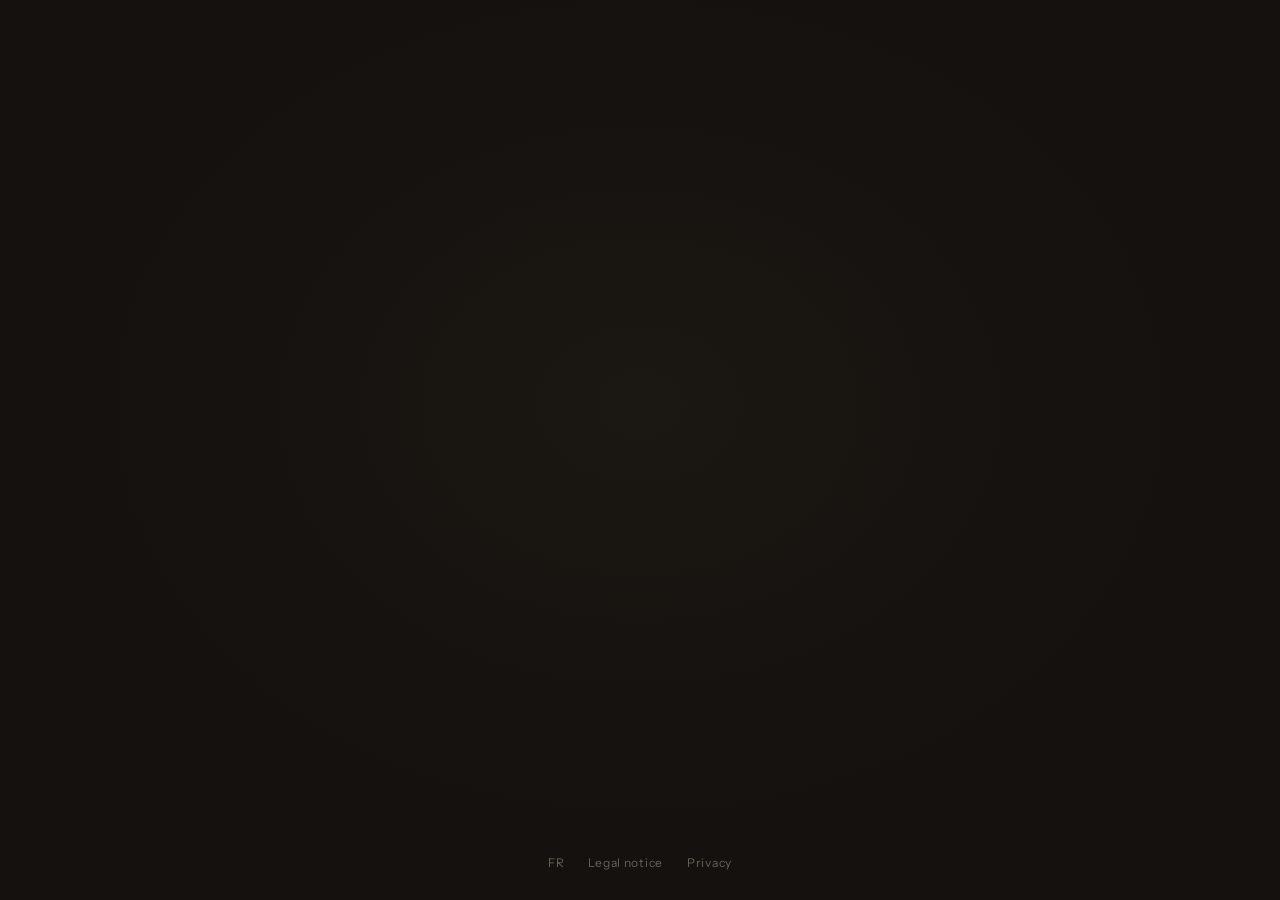
<file: index.html>
<!doctype html>
<html lang="en">
<head>
<meta charset="utf-8">
<meta name="viewport" content="width=device-width, initial-scale=1">
<title>Nemalia</title>
<meta name="description" content="Many agents. One will.">
<link rel="canonical" href="https://nemalia.ai/">
<link rel="alternate" hreflang="en" href="https://nemalia.ai/">
<link rel="alternate" hreflang="fr" href="https://nemalia.ai/fr/">
<link rel="alternate" hreflang="x-default" href="https://nemalia.ai/">
<link rel="icon" href="assets/sign/lettermark-on-dark.svg" type="image/svg+xml">
<link rel="stylesheet" href="assets/teaser.css">
<meta name="robots" content="noindex">
</head>
<body class="teaser">
<main>
  <h1>
    <svg class="mark" viewBox="0 0 485.7 100" role="img" aria-labelledby="mark-title">
      <title id="mark-title">Nemalia</title>
      <defs><mask id="m0" maskUnits="userSpaceOnUse" x="-20" y="-20" width="140" height="140"><path class="draw d0" d="M14.79 29.33 L16.58 28.75 L18.37 28.21 L20.16 27.71 L21.95 27.28 L23.75 26.89 L25.54 26.57 L27.34 26.3 L29.14 26.09 L30.95 25.94 L32.76 25.85 L34.58 25.82 L36.4 25.84 L38.23 25.93 L40.06 26.09 L41.9 26.3 L43.74 26.58 L45.59 26.92 L47.43 27.32 L49.29 27.79 L51.14 28.32 L53 28.91 L54.87 29.57 L56.73 30.3 L58.6 31.08 L60.47 31.94 L62.34 32.85 L64.21 33.83 L66.08 34.88 L66.82 35.52 L67.36 36.34 L67.68 37.26 L67.74 38.24 L67.55 39.2 L67.12 40.08 L66.48 40.82 L65.66 41.36 L64.74 41.68 L63.76 41.74 L62.8 41.55 L61.92 41.12 L60.36 39.94 L58.8 38.82 L57.22 37.76 L55.65 36.75 L54.06 35.81 L52.47 34.92 L50.87 34.09 L49.26 33.31 L47.65 32.6 L46.02 31.94 L44.39 31.35 L42.75 30.81 L41.1 30.33 L39.44 29.91 L37.77 29.56 L36.09 29.26 L34.4 29.02 L32.69 28.85 L30.98 28.73 L29.26 28.68 L27.53 28.7 L25.8 28.78 L24.05 28.92 L22.29 29.13 L20.53 29.41 L18.76 29.75 L16.99 30.17 L15.21 30.67 Z" pathLength="100" fill="#fff" stroke="#fff" stroke-width="16" stroke-linecap="butt" stroke-linejoin="round"/></mask><mask id="m1" maskUnits="userSpaceOnUse" x="-20" y="-20" width="140" height="140"><path class="draw d1" d="M13.48 78.53 L15.17 76.59 L16.85 74.67 L18.54 72.77 L20.22 70.9 L21.91 69.05 L23.59 67.24 L25.29 65.45 L26.98 63.69 L28.69 61.96 L30.39 60.26 L32.1 58.59 L33.82 56.95 L35.54 55.33 L37.27 53.75 L39.01 52.2 L40.75 50.67 L42.49 49.18 L44.25 47.71 L46.01 46.28 L47.78 44.87 L49.56 43.49 L51.34 42.15 L53.13 40.83 L54.93 39.54 L56.74 38.29 L58.56 37.06 L60.39 35.86 L62.22 34.7 L63.13 34.35 L64.11 34.25 L65.07 34.41 L65.97 34.81 L66.73 35.43 L67.3 36.22 L67.65 37.13 L67.75 38.11 L67.59 39.07 L67.19 39.97 L66.57 40.73 L65.78 41.3 L63.9 42.17 L62.03 43.07 L60.16 44.01 L58.29 44.99 L56.42 46 L54.56 47.05 L52.69 48.13 L50.83 49.25 L48.97 50.41 L47.12 51.6 L45.27 52.83 L43.42 54.1 L41.57 55.41 L39.73 56.75 L37.89 58.13 L36.06 59.54 L34.23 61 L32.4 62.48 L30.58 64.01 L28.77 65.58 L26.96 67.18 L25.16 68.82 L23.36 70.49 L21.58 72.21 L19.8 73.96 L18.02 75.75 L16.26 77.59 L14.52 79.47 Z" pathLength="100" fill="#fff" stroke="#fff" stroke-width="16" stroke-linecap="butt" stroke-linejoin="round"/></mask><mask id="m2" maskUnits="userSpaceOnUse" x="-20" y="-20" width="140" height="140"><path class="draw d2" d="M46.38 87.67 L47.26 85.94 L48.1 84.2 L48.91 82.45 L49.68 80.69 L50.43 78.93 L51.15 77.16 L51.84 75.39 L52.5 73.62 L53.13 71.83 L53.74 70.05 L54.33 68.26 L54.88 66.47 L55.41 64.67 L55.91 62.88 L56.39 61.07 L56.84 59.27 L57.27 57.46 L57.67 55.65 L58.05 53.84 L58.4 52.03 L58.72 50.21 L59.02 48.39 L59.29 46.57 L59.54 44.74 L59.77 42.92 L59.97 41.09 L60.14 39.26 L60.29 37.43 L60.56 36.49 L61.07 35.65 L61.78 34.97 L62.64 34.5 L63.59 34.27 L64.57 34.29 L65.51 34.56 L66.35 35.07 L67.03 35.78 L67.5 36.64 L67.73 37.59 L67.71 38.57 L67.26 40.45 L66.8 42.32 L66.31 44.18 L65.8 46.03 L65.28 47.88 L64.73 49.71 L64.16 51.54 L63.56 53.36 L62.95 55.17 L62.32 56.98 L61.67 58.78 L60.99 60.57 L60.3 62.35 L59.59 64.12 L58.85 65.89 L58.1 67.65 L57.32 69.41 L56.53 71.15 L55.72 72.9 L54.89 74.63 L54.04 76.36 L53.17 78.08 L52.28 79.8 L51.38 81.51 L50.46 83.22 L49.52 84.93 L48.57 86.63 L47.62 88.33 Z" pathLength="100" fill="#fff" stroke="#fff" stroke-width="16" stroke-linecap="butt" stroke-linejoin="round"/></mask></defs>
      <rect class="square" x="0" y="0" width="100" height="100" rx="24" fill="#2A241C"/>
      <g transform="translate(7.13 -10.27) scale(1.056)"><path class="trail t0" d="M14.79 29.33 L16.58 28.75 L18.37 28.21 L20.16 27.71 L21.95 27.28 L23.75 26.89 L25.54 26.57 L27.34 26.3 L29.14 26.09 L30.95 25.94 L32.76 25.85 L34.58 25.82 L36.4 25.84 L38.23 25.93 L40.06 26.09 L41.9 26.3 L43.74 26.58 L45.59 26.92 L47.43 27.32 L49.29 27.79 L51.14 28.32 L53 28.91 L54.87 29.57 L56.73 30.3 L58.6 31.08 L60.47 31.94 L62.34 32.85 L64.21 33.83 L66.08 34.88 L66.82 35.52 L67.36 36.34 L67.68 37.26 L67.74 38.24 L67.55 39.2 L67.12 40.08 L66.48 40.82 L65.66 41.36 L64.74 41.68 L63.76 41.74 L62.8 41.55 L61.92 41.12 L60.36 39.94 L58.8 38.82 L57.22 37.76 L55.65 36.75 L54.06 35.81 L52.47 34.92 L50.87 34.09 L49.26 33.31 L47.65 32.6 L46.02 31.94 L44.39 31.35 L42.75 30.81 L41.1 30.33 L39.44 29.91 L37.77 29.56 L36.09 29.26 L34.4 29.02 L32.69 28.85 L30.98 28.73 L29.26 28.68 L27.53 28.7 L25.8 28.78 L24.05 28.92 L22.29 29.13 L20.53 29.41 L18.76 29.75 L16.99 30.17 L15.21 30.67 Z" mask="url(#m0)"/><path class="trail t1" d="M13.48 78.53 L15.17 76.59 L16.85 74.67 L18.54 72.77 L20.22 70.9 L21.91 69.05 L23.59 67.24 L25.29 65.45 L26.98 63.69 L28.69 61.96 L30.39 60.26 L32.1 58.59 L33.82 56.95 L35.54 55.33 L37.27 53.75 L39.01 52.2 L40.75 50.67 L42.49 49.18 L44.25 47.71 L46.01 46.28 L47.78 44.87 L49.56 43.49 L51.34 42.15 L53.13 40.83 L54.93 39.54 L56.74 38.29 L58.56 37.06 L60.39 35.86 L62.22 34.7 L63.13 34.35 L64.11 34.25 L65.07 34.41 L65.97 34.81 L66.73 35.43 L67.3 36.22 L67.65 37.13 L67.75 38.11 L67.59 39.07 L67.19 39.97 L66.57 40.73 L65.78 41.3 L63.9 42.17 L62.03 43.07 L60.16 44.01 L58.29 44.99 L56.42 46 L54.56 47.05 L52.69 48.13 L50.83 49.25 L48.97 50.41 L47.12 51.6 L45.27 52.83 L43.42 54.1 L41.57 55.41 L39.73 56.75 L37.89 58.13 L36.06 59.54 L34.23 61 L32.4 62.48 L30.58 64.01 L28.77 65.58 L26.96 67.18 L25.16 68.82 L23.36 70.49 L21.58 72.21 L19.8 73.96 L18.02 75.75 L16.26 77.59 L14.52 79.47 Z" mask="url(#m1)"/><path class="trail t2" d="M46.38 87.67 L47.26 85.94 L48.1 84.2 L48.91 82.45 L49.68 80.69 L50.43 78.93 L51.15 77.16 L51.84 75.39 L52.5 73.62 L53.13 71.83 L53.74 70.05 L54.33 68.26 L54.88 66.47 L55.41 64.67 L55.91 62.88 L56.39 61.07 L56.84 59.27 L57.27 57.46 L57.67 55.65 L58.05 53.84 L58.4 52.03 L58.72 50.21 L59.02 48.39 L59.29 46.57 L59.54 44.74 L59.77 42.92 L59.97 41.09 L60.14 39.26 L60.29 37.43 L60.56 36.49 L61.07 35.65 L61.78 34.97 L62.64 34.5 L63.59 34.27 L64.57 34.29 L65.51 34.56 L66.35 35.07 L67.03 35.78 L67.5 36.64 L67.73 37.59 L67.71 38.57 L67.26 40.45 L66.8 42.32 L66.31 44.18 L65.8 46.03 L65.28 47.88 L64.73 49.71 L64.16 51.54 L63.56 53.36 L62.95 55.17 L62.32 56.98 L61.67 58.78 L60.99 60.57 L60.3 62.35 L59.59 64.12 L58.85 65.89 L58.1 67.65 L57.32 69.41 L56.53 71.15 L55.72 72.9 L54.89 74.63 L54.04 76.36 L53.17 78.08 L52.28 79.8 L51.38 81.51 L50.46 83.22 L49.52 84.93 L48.57 86.63 L47.62 88.33 Z" mask="url(#m2)"/><circle class="will" cx="64" cy="38" r="5" fill="#C8893A"/></g>
      <g class="word" transform="translate(128.3 29.0) scale(0.061162)"><path d="M0 0H143.8V686.7H0Z M551.4 0H695.2V686.7H551.4Z" fill="#F3EEE6"/><path d="M143.8 0L195.2 0L551.4 686.7L346 686.7Z" fill="#C8893A"/><path d="M978.1 686.7V0H1606.9V124.2H1128.6V275.2H1553.2V398.7H1128.6V562.5H1614.1V686.7ZM1870 686.7V0H2103.7L2233.9 355.5Q2240.4 373.2 2249.4 400.3Q2258.3 427.4 2267.6 455.5Q2276.9 483.5 2283.8 505.7H2291.2Q2297 486.2 2305.4 459.6Q2313.8 433 2322.9 405.3Q2332 377.6 2339.5 356.1L2469.7 0H2699V686.7H2549V308.5Q2549 278.5 2549.7 246.2Q2550.4 213.9 2551.6 187.3Q2552.7 160.7 2553.3 148.7H2545.3Q2541.4 161.8 2533.5 187.1Q2525.5 212.4 2517.1 239.7Q2508.7 266.9 2501.7 287L2352 686.7H2211.1L2060.9 287.4Q2053.2 266.4 2045.1 241Q2036.9 215.6 2030 190.8Q2023.1 166.1 2017.7 148.7H2009.7Q2010.7 167.4 2011.5 195.2Q2012.2 223 2012.9 252.6Q2013.6 282.2 2013.6 308.5V686.7ZM2910.5 686.7 3219.4 0H3396.3L3705.7 686.7H3541.8L3483.4 551.9H3123.5L3065.1 686.7ZM3176.1 430.6H3430.5L3358.2 260.1Q3353.8 249.6 3346.3 231.1Q3338.8 212.6 3331 192.1Q3323.3 171.6 3316.6 154Q3309.9 136.4 3306.9 128.6H3300.2Q3292.7 148.4 3282.8 174.1Q3272.9 199.8 3263.7 223.3Q3254.4 246.7 3248.3 260.6ZM3917 686.7V0H4067.4V556.9H4463.7V686.7ZM4685 686.7V0H4835.4V686.7ZM5047.5 686.7 5356.4 0H5533.3L5842.7 686.7H5678.8L5620.4 551.9H5260.5L5202.1 686.7ZM5313.1 430.6H5567.5L5495.2 260.1Q5490.8 249.6 5483.3 231.1Q5475.8 212.6 5468 192.1Q5460.3 171.6 5453.6 154Q5446.9 136.4 5443.9 128.6H5437.2Q5429.7 148.4 5419.8 174.1Q5409.9 199.8 5400.7 223.3Q5391.4 246.7 5385.3 260.6Z" fill="#F3EEE6"/></g>
    </svg>
  </h1>
  <p class="line">Many agents. One will.</p>
</main>
<footer><a href="fr/" hreflang="fr" lang="fr">FR</a><a href="legal.html">Legal notice</a><a href="privacy.html">Privacy</a></footer>
</body>
</html>
</file>
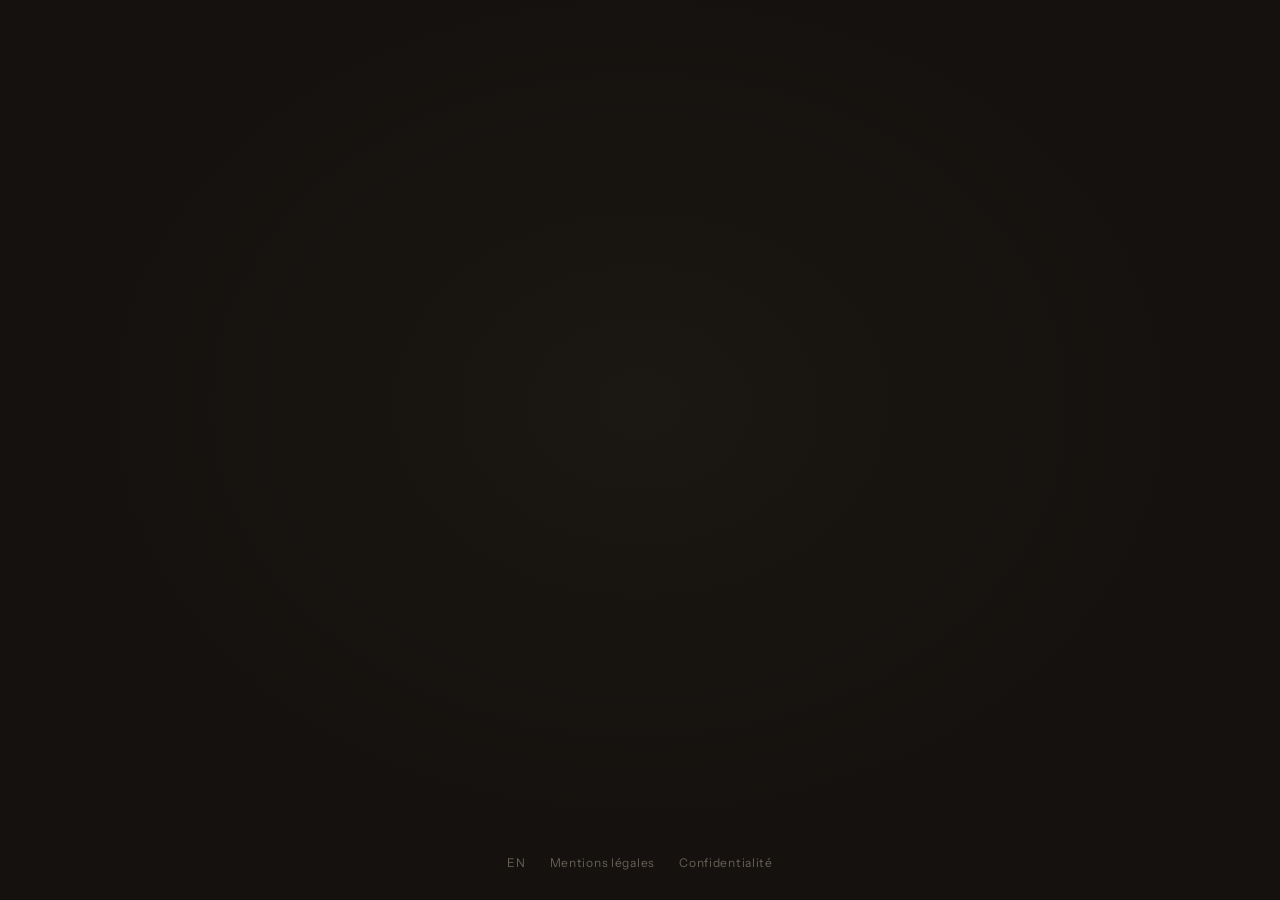
<file: fr/index.html>
<!doctype html>
<html lang="fr">
<head>
<meta charset="utf-8">
<meta name="viewport" content="width=device-width, initial-scale=1">
<title>Nemalia</title>
<meta name="description" content="Plusieurs agents. Une volonté.">
<link rel="canonical" href="https://nemalia.ai/fr/">
<link rel="alternate" hreflang="en" href="https://nemalia.ai/">
<link rel="alternate" hreflang="fr" href="https://nemalia.ai/fr/">
<link rel="alternate" hreflang="x-default" href="https://nemalia.ai/">
<link rel="icon" href="../assets/sign/lettermark-on-dark.svg" type="image/svg+xml">
<link rel="stylesheet" href="../assets/teaser.css">
<meta name="robots" content="noindex">
</head>
<body class="teaser">
<main>
  <h1>
    <svg class="mark" viewBox="0 0 485.7 100" role="img" aria-labelledby="mark-title">
      <title id="mark-title">Nemalia</title>
      <defs><mask id="m0" maskUnits="userSpaceOnUse" x="-20" y="-20" width="140" height="140"><path class="draw d0" d="M14.79 29.33 L16.58 28.75 L18.37 28.21 L20.16 27.71 L21.95 27.28 L23.75 26.89 L25.54 26.57 L27.34 26.3 L29.14 26.09 L30.95 25.94 L32.76 25.85 L34.58 25.82 L36.4 25.84 L38.23 25.93 L40.06 26.09 L41.9 26.3 L43.74 26.58 L45.59 26.92 L47.43 27.32 L49.29 27.79 L51.14 28.32 L53 28.91 L54.87 29.57 L56.73 30.3 L58.6 31.08 L60.47 31.94 L62.34 32.85 L64.21 33.83 L66.08 34.88 L66.82 35.52 L67.36 36.34 L67.68 37.26 L67.74 38.24 L67.55 39.2 L67.12 40.08 L66.48 40.82 L65.66 41.36 L64.74 41.68 L63.76 41.74 L62.8 41.55 L61.92 41.12 L60.36 39.94 L58.8 38.82 L57.22 37.76 L55.65 36.75 L54.06 35.81 L52.47 34.92 L50.87 34.09 L49.26 33.31 L47.65 32.6 L46.02 31.94 L44.39 31.35 L42.75 30.81 L41.1 30.33 L39.44 29.91 L37.77 29.56 L36.09 29.26 L34.4 29.02 L32.69 28.85 L30.98 28.73 L29.26 28.68 L27.53 28.7 L25.8 28.78 L24.05 28.92 L22.29 29.13 L20.53 29.41 L18.76 29.75 L16.99 30.17 L15.21 30.67 Z" pathLength="100" fill="#fff" stroke="#fff" stroke-width="16" stroke-linecap="butt" stroke-linejoin="round"/></mask><mask id="m1" maskUnits="userSpaceOnUse" x="-20" y="-20" width="140" height="140"><path class="draw d1" d="M13.48 78.53 L15.17 76.59 L16.85 74.67 L18.54 72.77 L20.22 70.9 L21.91 69.05 L23.59 67.24 L25.29 65.45 L26.98 63.69 L28.69 61.96 L30.39 60.26 L32.1 58.59 L33.82 56.95 L35.54 55.33 L37.27 53.75 L39.01 52.2 L40.75 50.67 L42.49 49.18 L44.25 47.71 L46.01 46.28 L47.78 44.87 L49.56 43.49 L51.34 42.15 L53.13 40.83 L54.93 39.54 L56.74 38.29 L58.56 37.06 L60.39 35.86 L62.22 34.7 L63.13 34.35 L64.11 34.25 L65.07 34.41 L65.97 34.81 L66.73 35.43 L67.3 36.22 L67.65 37.13 L67.75 38.11 L67.59 39.07 L67.19 39.97 L66.57 40.73 L65.78 41.3 L63.9 42.17 L62.03 43.07 L60.16 44.01 L58.29 44.99 L56.42 46 L54.56 47.05 L52.69 48.13 L50.83 49.25 L48.97 50.41 L47.12 51.6 L45.27 52.83 L43.42 54.1 L41.57 55.41 L39.73 56.75 L37.89 58.13 L36.06 59.54 L34.23 61 L32.4 62.48 L30.58 64.01 L28.77 65.58 L26.96 67.18 L25.16 68.82 L23.36 70.49 L21.58 72.21 L19.8 73.96 L18.02 75.75 L16.26 77.59 L14.52 79.47 Z" pathLength="100" fill="#fff" stroke="#fff" stroke-width="16" stroke-linecap="butt" stroke-linejoin="round"/></mask><mask id="m2" maskUnits="userSpaceOnUse" x="-20" y="-20" width="140" height="140"><path class="draw d2" d="M46.38 87.67 L47.26 85.94 L48.1 84.2 L48.91 82.45 L49.68 80.69 L50.43 78.93 L51.15 77.16 L51.84 75.39 L52.5 73.62 L53.13 71.83 L53.74 70.05 L54.33 68.26 L54.88 66.47 L55.41 64.67 L55.91 62.88 L56.39 61.07 L56.84 59.27 L57.27 57.46 L57.67 55.65 L58.05 53.84 L58.4 52.03 L58.72 50.21 L59.02 48.39 L59.29 46.57 L59.54 44.74 L59.77 42.92 L59.97 41.09 L60.14 39.26 L60.29 37.43 L60.56 36.49 L61.07 35.65 L61.78 34.97 L62.64 34.5 L63.59 34.27 L64.57 34.29 L65.51 34.56 L66.35 35.07 L67.03 35.78 L67.5 36.64 L67.73 37.59 L67.71 38.57 L67.26 40.45 L66.8 42.32 L66.31 44.18 L65.8 46.03 L65.28 47.88 L64.73 49.71 L64.16 51.54 L63.56 53.36 L62.95 55.17 L62.32 56.98 L61.67 58.78 L60.99 60.57 L60.3 62.35 L59.59 64.12 L58.85 65.89 L58.1 67.65 L57.32 69.41 L56.53 71.15 L55.72 72.9 L54.89 74.63 L54.04 76.36 L53.17 78.08 L52.28 79.8 L51.38 81.51 L50.46 83.22 L49.52 84.93 L48.57 86.63 L47.62 88.33 Z" pathLength="100" fill="#fff" stroke="#fff" stroke-width="16" stroke-linecap="butt" stroke-linejoin="round"/></mask></defs>
      <rect class="square" x="0" y="0" width="100" height="100" rx="24" fill="#2A241C"/>
      <g transform="translate(7.13 -10.27) scale(1.056)"><path class="trail t0" d="M14.79 29.33 L16.58 28.75 L18.37 28.21 L20.16 27.71 L21.95 27.28 L23.75 26.89 L25.54 26.57 L27.34 26.3 L29.14 26.09 L30.95 25.94 L32.76 25.85 L34.58 25.82 L36.4 25.84 L38.23 25.93 L40.06 26.09 L41.9 26.3 L43.74 26.58 L45.59 26.92 L47.43 27.32 L49.29 27.79 L51.14 28.32 L53 28.91 L54.87 29.57 L56.73 30.3 L58.6 31.08 L60.47 31.94 L62.34 32.85 L64.21 33.83 L66.08 34.88 L66.82 35.52 L67.36 36.34 L67.68 37.26 L67.74 38.24 L67.55 39.2 L67.12 40.08 L66.48 40.82 L65.66 41.36 L64.74 41.68 L63.76 41.74 L62.8 41.55 L61.92 41.12 L60.36 39.94 L58.8 38.82 L57.22 37.76 L55.65 36.75 L54.06 35.81 L52.47 34.92 L50.87 34.09 L49.26 33.31 L47.65 32.6 L46.02 31.94 L44.39 31.35 L42.75 30.81 L41.1 30.33 L39.44 29.91 L37.77 29.56 L36.09 29.26 L34.4 29.02 L32.69 28.85 L30.98 28.73 L29.26 28.68 L27.53 28.7 L25.8 28.78 L24.05 28.92 L22.29 29.13 L20.53 29.41 L18.76 29.75 L16.99 30.17 L15.21 30.67 Z" mask="url(#m0)"/><path class="trail t1" d="M13.48 78.53 L15.17 76.59 L16.85 74.67 L18.54 72.77 L20.22 70.9 L21.91 69.05 L23.59 67.24 L25.29 65.45 L26.98 63.69 L28.69 61.96 L30.39 60.26 L32.1 58.59 L33.82 56.95 L35.54 55.33 L37.27 53.75 L39.01 52.2 L40.75 50.67 L42.49 49.18 L44.25 47.71 L46.01 46.28 L47.78 44.87 L49.56 43.49 L51.34 42.15 L53.13 40.83 L54.93 39.54 L56.74 38.29 L58.56 37.06 L60.39 35.86 L62.22 34.7 L63.13 34.35 L64.11 34.25 L65.07 34.41 L65.97 34.81 L66.73 35.43 L67.3 36.22 L67.65 37.13 L67.75 38.11 L67.59 39.07 L67.19 39.97 L66.57 40.73 L65.78 41.3 L63.9 42.17 L62.03 43.07 L60.16 44.01 L58.29 44.99 L56.42 46 L54.56 47.05 L52.69 48.13 L50.83 49.25 L48.97 50.41 L47.12 51.6 L45.27 52.83 L43.42 54.1 L41.57 55.41 L39.73 56.75 L37.89 58.13 L36.06 59.54 L34.23 61 L32.4 62.48 L30.58 64.01 L28.77 65.58 L26.96 67.18 L25.16 68.82 L23.36 70.49 L21.58 72.21 L19.8 73.96 L18.02 75.75 L16.26 77.59 L14.52 79.47 Z" mask="url(#m1)"/><path class="trail t2" d="M46.38 87.67 L47.26 85.94 L48.1 84.2 L48.91 82.45 L49.68 80.69 L50.43 78.93 L51.15 77.16 L51.84 75.39 L52.5 73.62 L53.13 71.83 L53.74 70.05 L54.33 68.26 L54.88 66.47 L55.41 64.67 L55.91 62.88 L56.39 61.07 L56.84 59.27 L57.27 57.46 L57.67 55.65 L58.05 53.84 L58.4 52.03 L58.72 50.21 L59.02 48.39 L59.29 46.57 L59.54 44.74 L59.77 42.92 L59.97 41.09 L60.14 39.26 L60.29 37.43 L60.56 36.49 L61.07 35.65 L61.78 34.97 L62.64 34.5 L63.59 34.27 L64.57 34.29 L65.51 34.56 L66.35 35.07 L67.03 35.78 L67.5 36.64 L67.73 37.59 L67.71 38.57 L67.26 40.45 L66.8 42.32 L66.31 44.18 L65.8 46.03 L65.28 47.88 L64.73 49.71 L64.16 51.54 L63.56 53.36 L62.95 55.17 L62.32 56.98 L61.67 58.78 L60.99 60.57 L60.3 62.35 L59.59 64.12 L58.85 65.89 L58.1 67.65 L57.32 69.41 L56.53 71.15 L55.72 72.9 L54.89 74.63 L54.04 76.36 L53.17 78.08 L52.28 79.8 L51.38 81.51 L50.46 83.22 L49.52 84.93 L48.57 86.63 L47.62 88.33 Z" mask="url(#m2)"/><circle class="will" cx="64" cy="38" r="5" fill="#C8893A"/></g>
      <g class="word" transform="translate(128.3 29.0) scale(0.061162)"><path d="M0 0H143.8V686.7H0Z M551.4 0H695.2V686.7H551.4Z" fill="#F3EEE6"/><path d="M143.8 0L195.2 0L551.4 686.7L346 686.7Z" fill="#C8893A"/><path d="M978.1 686.7V0H1606.9V124.2H1128.6V275.2H1553.2V398.7H1128.6V562.5H1614.1V686.7ZM1870 686.7V0H2103.7L2233.9 355.5Q2240.4 373.2 2249.4 400.3Q2258.3 427.4 2267.6 455.5Q2276.9 483.5 2283.8 505.7H2291.2Q2297 486.2 2305.4 459.6Q2313.8 433 2322.9 405.3Q2332 377.6 2339.5 356.1L2469.7 0H2699V686.7H2549V308.5Q2549 278.5 2549.7 246.2Q2550.4 213.9 2551.6 187.3Q2552.7 160.7 2553.3 148.7H2545.3Q2541.4 161.8 2533.5 187.1Q2525.5 212.4 2517.1 239.7Q2508.7 266.9 2501.7 287L2352 686.7H2211.1L2060.9 287.4Q2053.2 266.4 2045.1 241Q2036.9 215.6 2030 190.8Q2023.1 166.1 2017.7 148.7H2009.7Q2010.7 167.4 2011.5 195.2Q2012.2 223 2012.9 252.6Q2013.6 282.2 2013.6 308.5V686.7ZM2910.5 686.7 3219.4 0H3396.3L3705.7 686.7H3541.8L3483.4 551.9H3123.5L3065.1 686.7ZM3176.1 430.6H3430.5L3358.2 260.1Q3353.8 249.6 3346.3 231.1Q3338.8 212.6 3331 192.1Q3323.3 171.6 3316.6 154Q3309.9 136.4 3306.9 128.6H3300.2Q3292.7 148.4 3282.8 174.1Q3272.9 199.8 3263.7 223.3Q3254.4 246.7 3248.3 260.6ZM3917 686.7V0H4067.4V556.9H4463.7V686.7ZM4685 686.7V0H4835.4V686.7ZM5047.5 686.7 5356.4 0H5533.3L5842.7 686.7H5678.8L5620.4 551.9H5260.5L5202.1 686.7ZM5313.1 430.6H5567.5L5495.2 260.1Q5490.8 249.6 5483.3 231.1Q5475.8 212.6 5468 192.1Q5460.3 171.6 5453.6 154Q5446.9 136.4 5443.9 128.6H5437.2Q5429.7 148.4 5419.8 174.1Q5409.9 199.8 5400.7 223.3Q5391.4 246.7 5385.3 260.6Z" fill="#F3EEE6"/></g>
    </svg>
  </h1>
  <p class="line">Plusieurs agents. Une volonté.</p>
</main>
<footer><a href="../" hreflang="en" lang="en">EN</a><a href="mentions-legales.html">Mentions légales</a><a href="confidentialite.html">Confidentialité</a></footer>
</body>
</html>
</file>
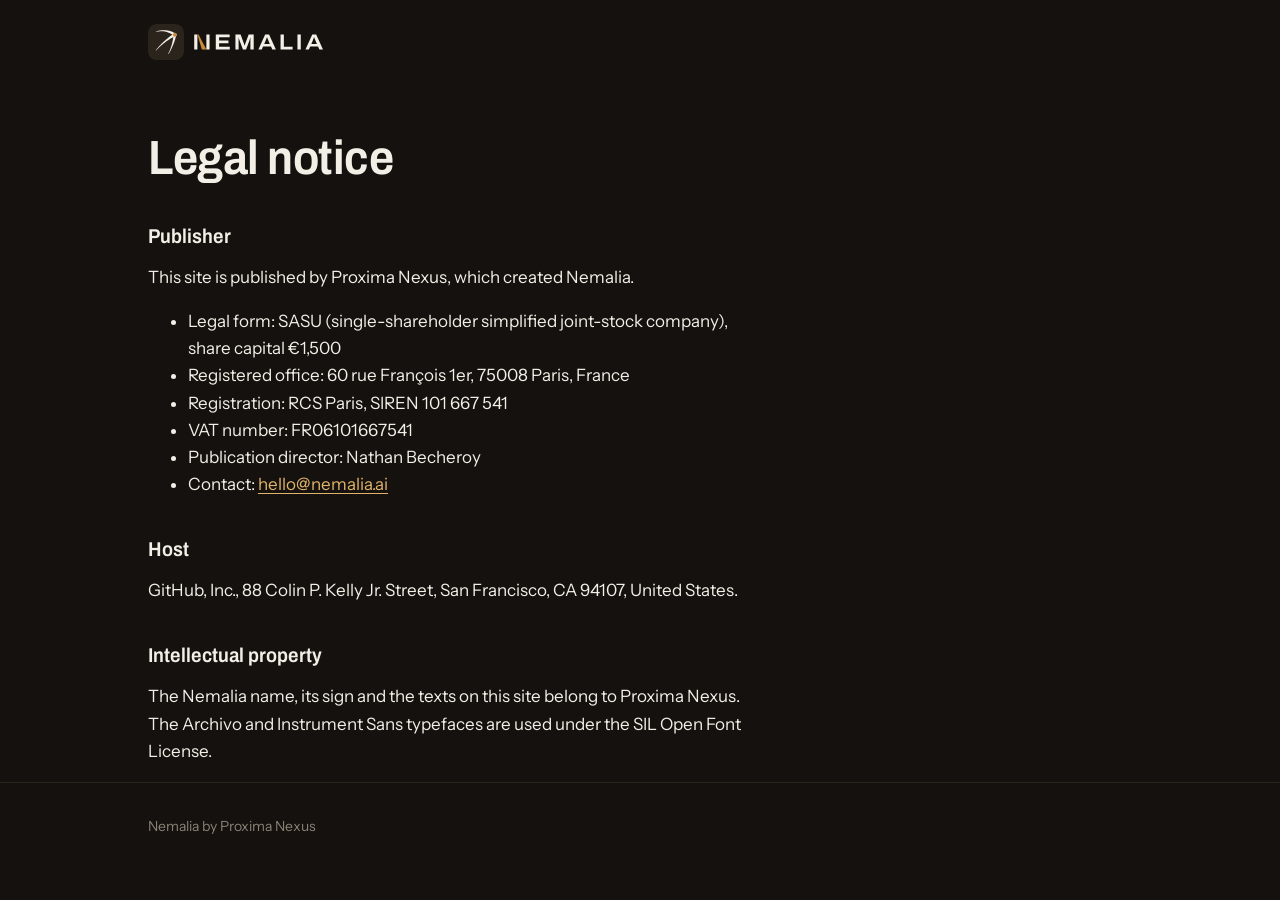
<file: legal.html>
<!doctype html>
<html lang="en">
<head>
<meta charset="utf-8">
<meta name="viewport" content="width=device-width, initial-scale=1">
<title>Legal notice — Nemalia</title>
<link rel="icon" href="assets/sign/lettermark-on-dark.svg" type="image/svg+xml">
<link rel="stylesheet" href="assets/site.css">
<meta name="robots" content="noindex">
</head>
<body>
<header class="wrap top">
  <a href="./" aria-label="Nemalia"><img src="assets/sign/lockup-on-dark.svg" alt="Nemalia"></a>
</header>
<main class="wrap doc">
<h1>Legal notice</h1>
<h2>Publisher</h2>
<p>This site is published by Proxima Nexus, which created Nemalia.</p>
<ul>
  <li>Legal form: SASU (single-shareholder simplified joint-stock company), share capital €1,500</li>
  <li>Registered office: 60 rue François 1er, 75008 Paris, France</li>
  <li>Registration: RCS Paris, SIREN 101 667 541</li>
  <li>VAT number: FR06101667541</li>
  <li>Publication director: Nathan Becheroy</li>
  <li>Contact: <a href="mailto:hello@nemalia.ai">hello@nemalia.ai</a></li>
</ul>
<h2>Host</h2>
<p>GitHub, Inc., 88 Colin P. Kelly Jr. Street, San Francisco, CA 94107, United States.</p>
<h2>Intellectual property</h2>
<p>The Nemalia name, its sign and the texts on this site belong to Proxima Nexus. The Archivo and Instrument Sans typefaces are used under the SIL Open Font License.</p>
</main>
<footer><div class="wrap"><span>Nemalia by Proxima Nexus</span></div></footer>
</body>
</html>
</file>
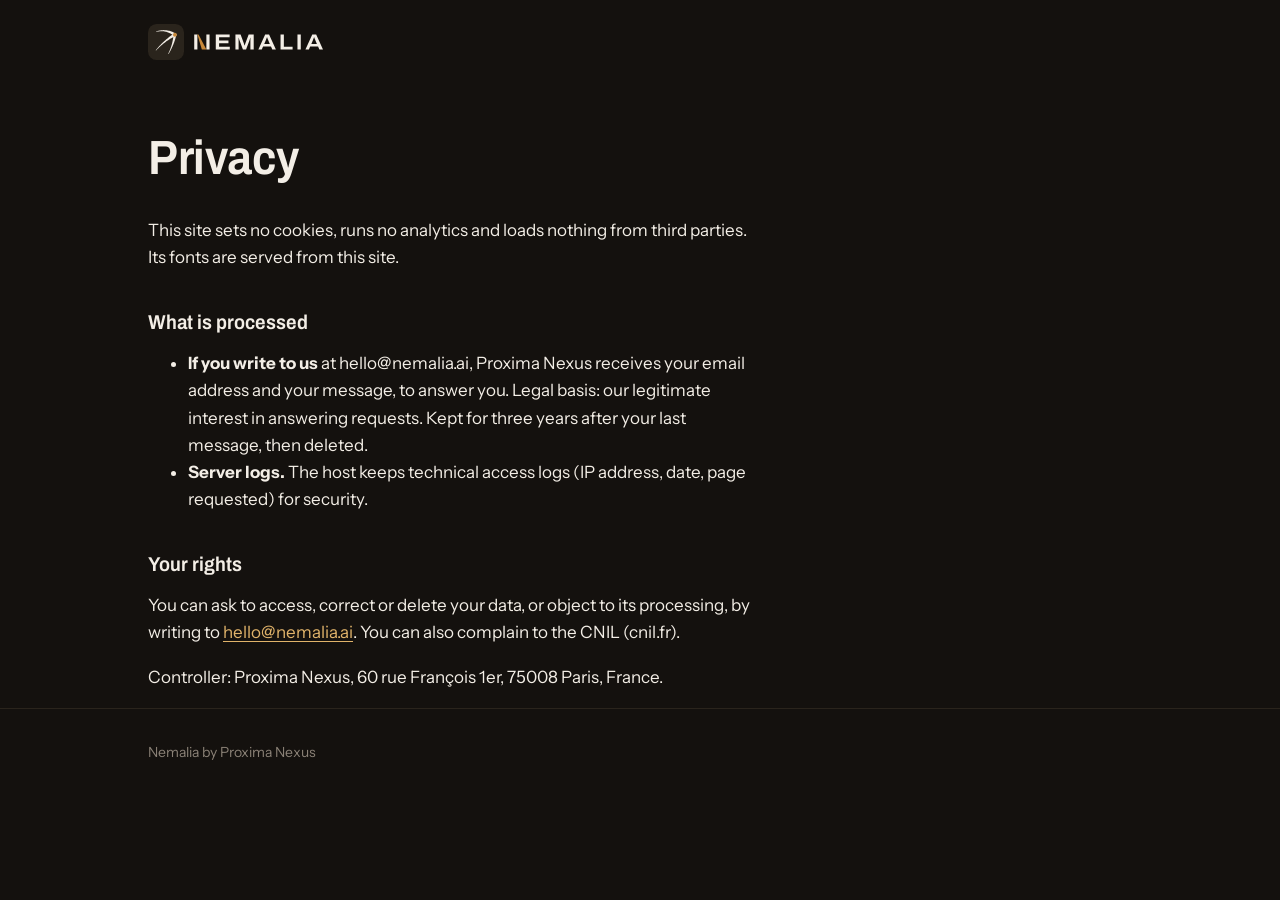
<file: privacy.html>
<!doctype html>
<html lang="en">
<head>
<meta charset="utf-8">
<meta name="viewport" content="width=device-width, initial-scale=1">
<title>Privacy — Nemalia</title>
<link rel="icon" href="assets/sign/lettermark-on-dark.svg" type="image/svg+xml">
<link rel="stylesheet" href="assets/site.css">
<meta name="robots" content="noindex">
</head>
<body>
<header class="wrap top">
  <a href="./" aria-label="Nemalia"><img src="assets/sign/lockup-on-dark.svg" alt="Nemalia"></a>
</header>
<main class="wrap doc">
<h1>Privacy</h1>
<p>This site sets no cookies, runs no analytics and loads nothing from third parties. Its fonts are served from this site.</p>
<h2>What is processed</h2>
<ul>
  <li><strong>If you write to us</strong> at hello@nemalia.ai, Proxima Nexus receives your email address and your message, to answer you. Legal basis: our legitimate interest in answering requests. Kept for three years after your last message, then deleted.</li>
  <li><strong>Server logs.</strong> The host keeps technical access logs (IP address, date, page requested) for security.</li>
</ul>
<h2>Your rights</h2>
<p>You can ask to access, correct or delete your data, or object to its processing, by writing to <a href="mailto:hello@nemalia.ai">hello@nemalia.ai</a>. You can also complain to the CNIL (cnil.fr).</p>
<p>Controller: Proxima Nexus, 60 rue François 1er, 75008 Paris, France.</p>
</main>
<footer><div class="wrap"><span>Nemalia by Proxima Nexus</span></div></footer>
</body>
</html>
</file>
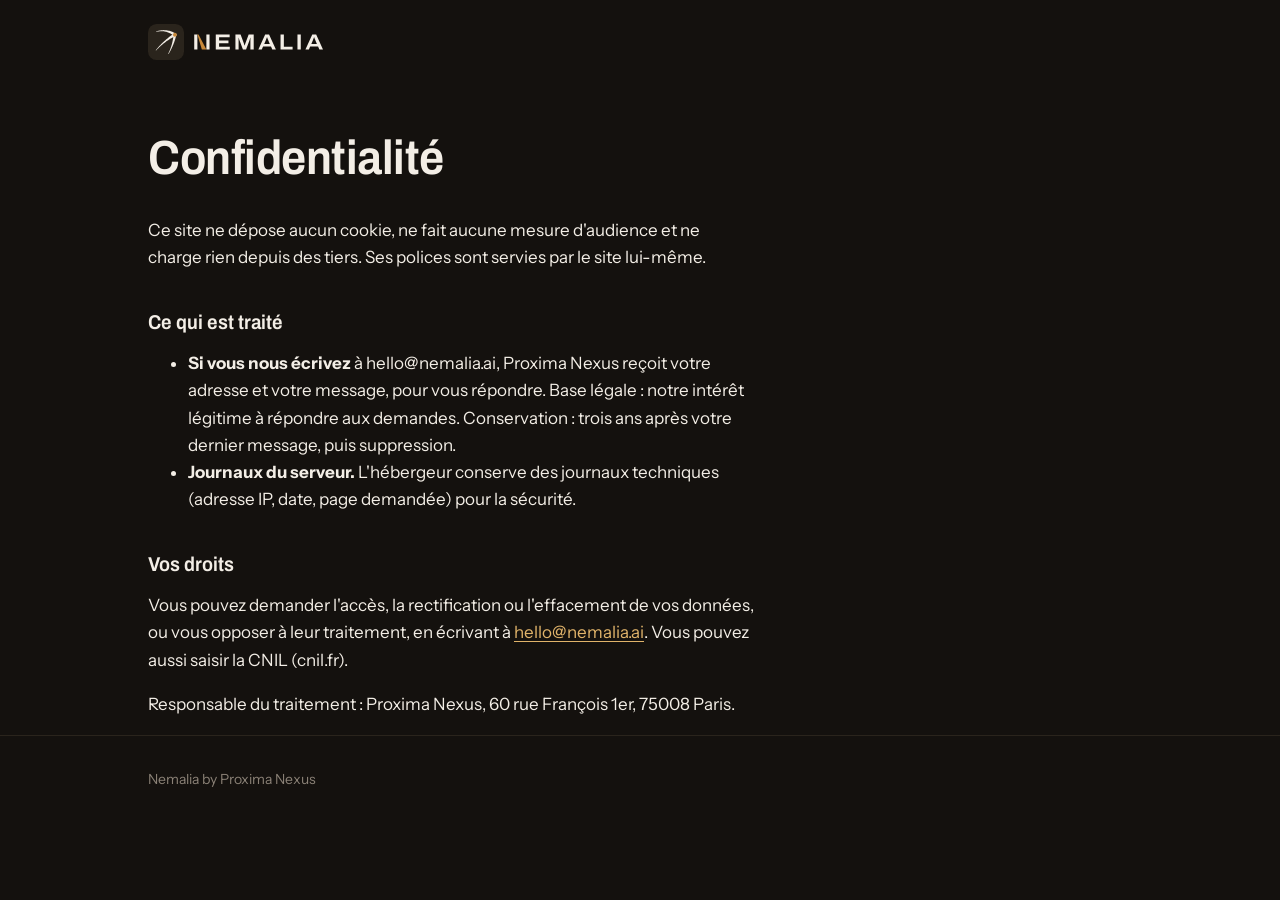
<file: fr/confidentialite.html>
<!doctype html>
<html lang="fr">
<head>
<meta charset="utf-8">
<meta name="viewport" content="width=device-width, initial-scale=1">
<title>Confidentialité — Nemalia</title>
<link rel="icon" href="../assets/sign/lettermark-on-dark.svg" type="image/svg+xml">
<link rel="stylesheet" href="../assets/site.css">
<meta name="robots" content="noindex">
</head>
<body>
<header class="wrap top">
  <a href="./" aria-label="Nemalia"><img src="../assets/sign/lockup-on-dark.svg" alt="Nemalia"></a>
</header>
<main class="wrap doc">
<h1>Confidentialité</h1>
<p>Ce site ne dépose aucun cookie, ne fait aucune mesure d'audience et ne charge rien depuis des tiers. Ses polices sont servies par le site lui-même.</p>
<h2>Ce qui est traité</h2>
<ul>
  <li><strong>Si vous nous écrivez</strong> à hello@nemalia.ai, Proxima Nexus reçoit votre adresse et votre message, pour vous répondre. Base légale : notre intérêt légitime à répondre aux demandes. Conservation : trois ans après votre dernier message, puis suppression.</li>
  <li><strong>Journaux du serveur.</strong> L'hébergeur conserve des journaux techniques (adresse IP, date, page demandée) pour la sécurité.</li>
</ul>
<h2>Vos droits</h2>
<p>Vous pouvez demander l'accès, la rectification ou l'effacement de vos données, ou vous opposer à leur traitement, en écrivant à <a href="mailto:hello@nemalia.ai">hello@nemalia.ai</a>. Vous pouvez aussi saisir la CNIL (cnil.fr).</p>
<p>Responsable du traitement : Proxima Nexus, 60 rue François 1er, 75008 Paris.</p>
</main>
<footer><div class="wrap"><span>Nemalia by Proxima Nexus</span></div></footer>
</body>
</html>
</file>
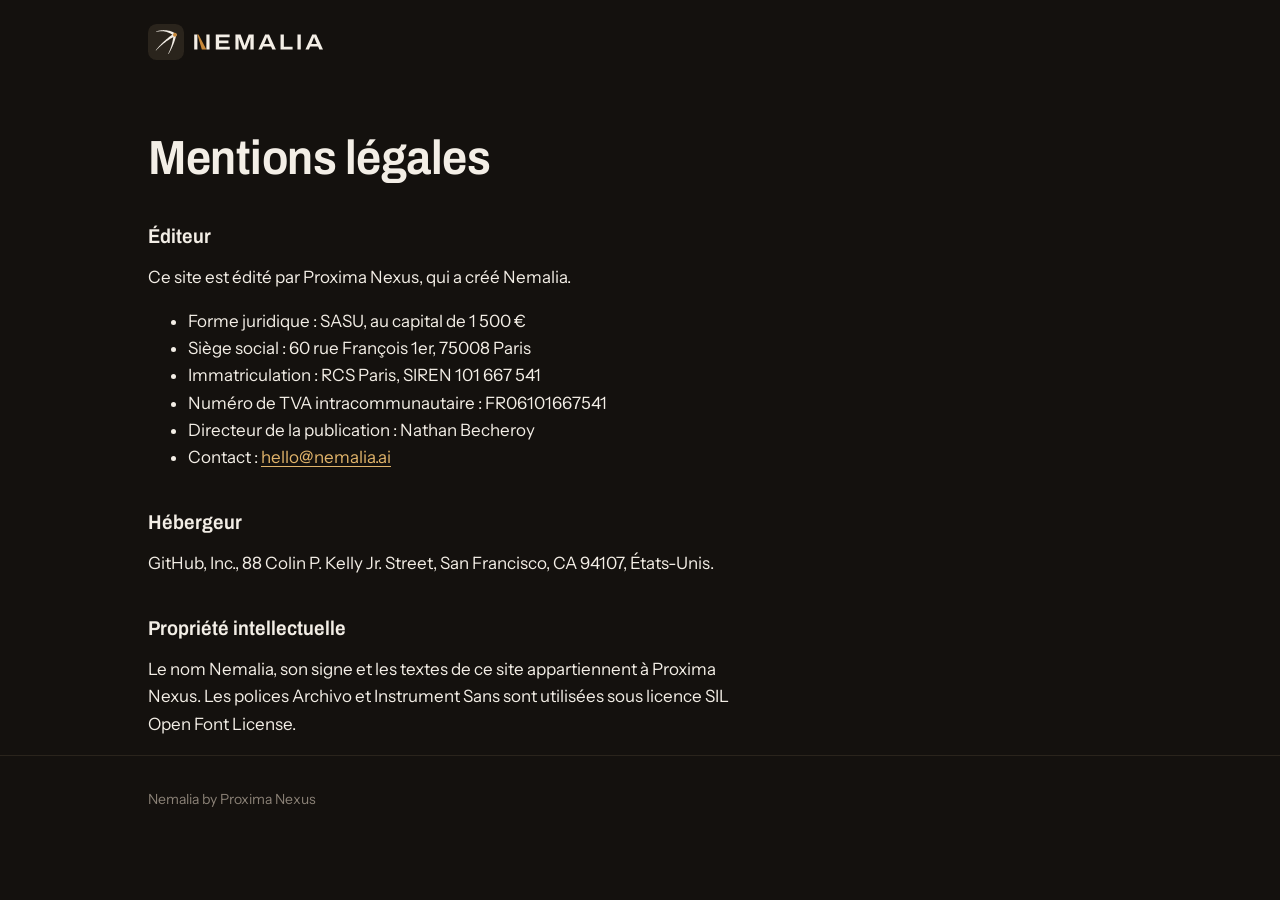
<file: fr/mentions-legales.html>
<!doctype html>
<html lang="fr">
<head>
<meta charset="utf-8">
<meta name="viewport" content="width=device-width, initial-scale=1">
<title>Mentions légales — Nemalia</title>
<link rel="icon" href="../assets/sign/lettermark-on-dark.svg" type="image/svg+xml">
<link rel="stylesheet" href="../assets/site.css">
<meta name="robots" content="noindex">
</head>
<body>
<header class="wrap top">
  <a href="./" aria-label="Nemalia"><img src="../assets/sign/lockup-on-dark.svg" alt="Nemalia"></a>
</header>
<main class="wrap doc">
<h1>Mentions légales</h1>
<h2>Éditeur</h2>
<p>Ce site est édité par Proxima Nexus, qui a créé Nemalia.</p>
<ul>
  <li>Forme juridique : SASU, au capital de 1 500 €</li>
  <li>Siège social : 60 rue François 1er, 75008 Paris</li>
  <li>Immatriculation : RCS Paris, SIREN 101 667 541</li>
  <li>Numéro de TVA intracommunautaire : FR06101667541</li>
  <li>Directeur de la publication : Nathan Becheroy</li>
  <li>Contact : <a href="mailto:hello@nemalia.ai">hello@nemalia.ai</a></li>
</ul>
<h2>Hébergeur</h2>
<p>GitHub, Inc., 88 Colin P. Kelly Jr. Street, San Francisco, CA 94107, États-Unis.</p>
<h2>Propriété intellectuelle</h2>
<p>Le nom Nemalia, son signe et les textes de ce site appartiennent à Proxima Nexus. Les polices Archivo et Instrument Sans sont utilisées sous licence SIL Open Font License.</p>
</main>
<footer><div class="wrap"><span>Nemalia by Proxima Nexus</span></div></footer>
</body>
</html>
</file>
<file: assets/teaser.css>
@font-face { font-family: "Archivo"; src: url("fonts/archivo-latin-standard-normal.woff2") format("woff2"); font-weight: 100 900; font-stretch: 62% 125%; font-display: swap; unicode-range: U+0000-00FF, U+0131, U+0152-0153, U+02BB-02BC, U+02C6, U+02DA, U+02DC, U+0304, U+0308, U+0329, U+2000-206F, U+20AC, U+2122, U+2191, U+2193, U+2212, U+2215, U+FEFF, U+FFFD; }
@font-face { font-family: "Archivo"; src: url("fonts/archivo-latin-ext-standard-normal.woff2") format("woff2"); font-weight: 100 900; font-stretch: 62% 125%; font-display: swap; unicode-range: U+0100-02BA, U+02BD-02C5, U+02C7-02CC, U+02CE-02D7, U+02DD-02FF, U+0304, U+0308, U+0329, U+1D00-1DBF, U+1E00-1E9F, U+1EF2-1EFF, U+2020, U+20A0-20AB, U+20AD-20C0, U+2113, U+2C60-2C7F, U+A720-A7FF; }
@font-face { font-family: "Instrument Sans"; src: url("fonts/instrument-sans-latin-standard-normal.woff2") format("woff2"); font-weight: 400 700; font-stretch: 75% 100%; font-display: swap; unicode-range: U+0000-00FF, U+0131, U+0152-0153, U+02BB-02BC, U+02C6, U+02DA, U+02DC, U+0304, U+0308, U+0329, U+2000-206F, U+20AC, U+2122, U+2191, U+2193, U+2212, U+2215, U+FEFF, U+FFFD; }
@font-face { font-family: "Instrument Sans"; src: url("fonts/instrument-sans-latin-ext-standard-normal.woff2") format("woff2"); font-weight: 400 700; font-stretch: 75% 100%; font-display: swap; unicode-range: U+0100-02BA, U+02BD-02C5, U+02C7-02CC, U+02CE-02D7, U+02DD-02FF, U+0304, U+0308, U+0329, U+1D00-1DBF, U+1E00-1E9F, U+1EF2-1EFF, U+2020, U+20A0-20AB, U+20AD-20C0, U+2113, U+2C60-2C7F, U+A720-A7FF; }

:root { --peat: #14110E; --humus: #2A241C; --limestone: #F3EEE6; --ochre: #C8893A; --ochre-light: #E0B36A; --ash: #8A8176; color-scheme: dark; }
* { box-sizing: border-box; }
html, body { height: 100%; }
body.teaser {
  margin: 0; min-height: 100svh; display: grid; grid-template-rows: 1fr auto;
  background: radial-gradient(ellipse at 50% 45%, #1B1713 0%, var(--peat) 60%);
  background-color: var(--peat);
  color: var(--limestone);
  font: 400 1rem/1.5 "Instrument Sans", system-ui, sans-serif;
}
main { display: flex; flex-direction: column; align-items: center; justify-content: center; padding: 2rem 1rem; }
h1 { margin: 0; font-size: inherit; }
.mark { display: block; width: min(30rem, 84vw); height: auto; overflow: visible; }

.line {
  margin: 2.75rem 0 0; text-align: center;
  font-family: "Archivo", sans-serif; font-stretch: 90%; font-weight: 500;
  font-size: clamp(1rem, 2.4vw, 1.375rem); letter-spacing: 0.14em; text-transform: uppercase;
  color: var(--ash);
}

footer { display: flex; justify-content: center; gap: 1.5rem; padding: 0 1rem 1.75rem; font-size: 0.75rem; letter-spacing: 0.06em; }
footer a { color: var(--ash); text-decoration: none; opacity: 0.7; }
footer a:hover, footer a:focus-visible { opacity: 1; color: var(--limestone); }
footer a:focus-visible { outline: 1px solid var(--ochre); outline-offset: 4px; }

.trail { fill: var(--limestone); }
.t1 { fill: var(--ochre); }

@media (prefers-reduced-motion: no-preference) {
  main { animation: cycle 17.4s linear infinite; }
  .square { opacity: 0; animation: square 17.4s infinite; }
  .draw { stroke-dasharray: 100 120; stroke-dashoffset: 100; fill-opacity: 0; animation: 17.4s infinite; }
  .d0 { animation-name: draw-d0; }
  .d2 { animation-name: draw-d2; }
  .d1 { animation-name: draw-d1; }
  .t1 { fill: var(--limestone); animation: knot 17.4s ease-in-out infinite; }
  .will { opacity: 0; transform-box: fill-box; transform-origin: center; transform: scale(0.2); animation: will 17.4s infinite; }
  .word { opacity: 0; animation: word 17.4s infinite; }
  .line { opacity: 0; animation: line 17.4s infinite; }
  footer { opacity: 0; animation: fade 2s ease-out 10s forwards; }
}
@keyframes cycle { 0%, 93.10% { opacity: 1; animation-timing-function: ease-in-out; } 100% { opacity: 0; } }
@keyframes square { 0%, 1.72% { opacity: 0; animation-timing-function: ease-out; } 10.92%, 100% { opacity: 1; } }
@keyframes draw-d0 { 0%, 6.90% { stroke-dashoffset: 100; fill-opacity: 0; animation-timing-function: cubic-bezier(.45,0,.2,1); } 18.62% { stroke-dashoffset: 40; fill-opacity: 0; animation-timing-function: cubic-bezier(.45,0,.2,1); } 26.44%, 100% { stroke-dashoffset: 0; fill-opacity: 1; } }
@keyframes draw-d2 { 0%, 10.92% { stroke-dashoffset: 100; fill-opacity: 0; animation-timing-function: cubic-bezier(.45,0,.2,1); } 22.64% { stroke-dashoffset: 40; fill-opacity: 0; animation-timing-function: cubic-bezier(.45,0,.2,1); } 30.46%, 100% { stroke-dashoffset: 0; fill-opacity: 1; } }
@keyframes draw-d1 { 0%, 14.94% { stroke-dashoffset: 100; fill-opacity: 0; animation-timing-function: cubic-bezier(.45,0,.2,1); } 26.67% { stroke-dashoffset: 40; fill-opacity: 0; animation-timing-function: cubic-bezier(.45,0,.2,1); } 34.48%, 100% { stroke-dashoffset: 0; fill-opacity: 1; } }
@keyframes knot { 0%, 31.03% { fill: var(--limestone); } 43.68%, 64.37% { fill: var(--ochre); } 78.74% { fill: var(--ochre-light); } 93.10%, 100% { fill: var(--ochre); } }
@keyframes will { 0%, 29.89% { opacity: 0; transform: scale(0.2); animation-timing-function: cubic-bezier(.2,.7,.2,1); } 37.93%, 100% { opacity: 1; transform: scale(1); } }
@keyframes word { 0%, 39.08% { opacity: 0; animation-timing-function: ease-out; } 52.87%, 100% { opacity: 1; } }
@keyframes line { 0%, 49.43% { opacity: 0; letter-spacing: 0.24em; animation-timing-function: ease-out; } 64.37%, 100% { opacity: 1; letter-spacing: 0.14em; } }
@keyframes fade { to { opacity: 1; } }
</file>
<file: assets/site.css>
@font-face { font-family: "Archivo"; src: url("fonts/archivo-latin-standard-normal.woff2") format("woff2"); font-weight: 100 900; font-stretch: 62% 125%; font-display: swap; unicode-range: U+0000-00FF, U+0131, U+0152-0153, U+02BB-02BC, U+02C6, U+02DA, U+02DC, U+0304, U+0308, U+0329, U+2000-206F, U+20AC, U+2122, U+2191, U+2193, U+2212, U+2215, U+FEFF, U+FFFD; }
@font-face { font-family: "Archivo"; src: url("fonts/archivo-latin-ext-standard-normal.woff2") format("woff2"); font-weight: 100 900; font-stretch: 62% 125%; font-display: swap; unicode-range: U+0100-02BA, U+02BD-02C5, U+02C7-02CC, U+02CE-02D7, U+02DD-02FF, U+0304, U+0308, U+0329, U+1D00-1DBF, U+1E00-1E9F, U+1EF2-1EFF, U+2020, U+20A0-20AB, U+20AD-20C0, U+2113, U+2C60-2C7F, U+A720-A7FF; }
@font-face { font-family: "Instrument Sans"; src: url("fonts/instrument-sans-latin-standard-normal.woff2") format("woff2"); font-weight: 400 700; font-stretch: 75% 100%; font-display: swap; unicode-range: U+0000-00FF, U+0131, U+0152-0153, U+02BB-02BC, U+02C6, U+02DA, U+02DC, U+0304, U+0308, U+0329, U+2000-206F, U+20AC, U+2122, U+2191, U+2193, U+2212, U+2215, U+FEFF, U+FFFD; }
@font-face { font-family: "Instrument Sans"; src: url("fonts/instrument-sans-latin-ext-standard-normal.woff2") format("woff2"); font-weight: 400 700; font-stretch: 75% 100%; font-display: swap; unicode-range: U+0100-02BA, U+02BD-02C5, U+02C7-02CC, U+02CE-02D7, U+02DD-02FF, U+0304, U+0308, U+0329, U+1D00-1DBF, U+1E00-1E9F, U+1EF2-1EFF, U+2020, U+20A0-20AB, U+20AD-20C0, U+2113, U+2C60-2C7F, U+A720-A7FF; }

:root {
  --peat: #14110E;
  --humus: #2A241C;
  --limestone: #F3EEE6;
  --ochre: #C8893A;
  --ochre-light: #E0B36A;
  --ash: #8A8176;
  --ash-light: #938A80;
  --measure: 38rem;
  color-scheme: dark;
}

* { box-sizing: border-box; }
html { -webkit-text-size-adjust: 100%; }
body {
  margin: 0;
  background: var(--peat);
  color: var(--limestone);
  font: 400 1.0625rem/1.6 "Instrument Sans", system-ui, sans-serif;
}
a { color: var(--ochre-light); text-underline-offset: 0.2em; }
a:hover { color: var(--limestone); }
a:focus-visible { outline: 2px solid var(--ochre); outline-offset: 3px; }

.wrap { max-width: 64rem; margin: 0 auto; padding: 0 1.25rem; }

header.top { display: flex; justify-content: space-between; align-items: center; padding-block: 1.5rem; }
header.top img { height: 2.25rem; width: auto; display: block; }
.lang { font-size: 0.875rem; letter-spacing: 0.08em; text-transform: uppercase; }
.lang a, .lang span { margin-left: 0.75rem; }
.lang span { color: var(--ash); }

h1, h2, h3 { font-family: "Archivo", sans-serif; font-stretch: 90%; font-weight: 640; line-height: 1.1; margin: 0; }
h1 { font-size: clamp(2.5rem, 7vw, 5rem); letter-spacing: -0.01em; }
h2 { font-size: clamp(1.5rem, 3.2vw, 2.25rem); }
h3 { font-size: 1.125rem; letter-spacing: 0.02em; }

.hero { position: relative; padding: 6rem 0 5rem; overflow: hidden; }
.hero .traces { position: absolute; inset: 0; width: 100%; height: 100%; z-index: 0; pointer-events: none; }
.hero > * { position: relative; z-index: 1; }
.hero p.lead { max-width: var(--measure); font-size: 1.25rem; margin: 1.75rem 0 0; }
.status { display: inline-block; margin-top: 2rem; padding: 0.4rem 0.8rem; border: 1px solid var(--humus); border-radius: 999px; font-size: 0.875rem; color: var(--ash); }

section { padding: 4.5rem 0; border-top: 1px solid var(--humus); }
section p { max-width: var(--measure); }
.eyebrow { font-size: 0.8125rem; letter-spacing: 0.12em; text-transform: uppercase; color: var(--ash); margin: 0 0 1rem; }

blockquote { margin: 1.5rem 0 0; padding: 0; max-width: var(--measure); font-size: 1.1875rem; }
blockquote p { margin: 0 0 1rem; }

.three { display: grid; grid-template-columns: repeat(auto-fit, minmax(15rem, 1fr)); gap: 1.25rem; margin-top: 2rem; }
.three div { background: var(--humus); border-radius: 0.75rem; padding: 1.5rem; }
.three h3 { color: var(--ochre-light); margin-bottom: 0.6rem; }
.three p { margin: 0; color: var(--limestone); }

.mechanism { display: grid; grid-template-columns: minmax(0, 1fr) auto; gap: 2.5rem; align-items: center; }
.mechanism img { width: 9rem; height: auto; }
.line { font-family: "Archivo", sans-serif; font-stretch: 90%; font-weight: 600; font-size: clamp(1.25rem, 2.6vw, 1.75rem); color: var(--ochre-light); margin: 1.5rem 0; }

.cta a.button { display: inline-block; margin-top: 1.5rem; padding: 0.85rem 1.4rem; border-radius: 0.5rem; background: var(--ochre); color: var(--peat); font-weight: 600; text-decoration: none; }
.cta a.button:hover { background: var(--ochre-light); }
.cta .note { color: var(--ash); font-size: 0.9375rem; }

footer { border-top: 1px solid var(--humus); padding: 2rem 0 3rem; font-size: 0.875rem; color: var(--ash); }
footer .wrap { display: flex; flex-wrap: wrap; gap: 1rem 1.5rem; align-items: center; }
footer img { height: 1.5rem; width: auto; }
footer a { color: var(--ash-light); }

.doc h1 { font-size: clamp(2rem, 5vw, 3rem); margin: 3rem 0 2rem; }
.doc h2 { font-size: 1.25rem; margin: 2.5rem 0 0.75rem; }
.doc p, .doc ul { max-width: var(--measure); }

@media (max-width: 40rem) {
  .hero { padding: 4rem 0 3.5rem; }
  .mechanism { grid-template-columns: 1fr; }
  .mechanism img { width: 6rem; }
}
@media (prefers-reduced-motion: no-preference) {
  .traces path.intense { stroke-dasharray: 1200; stroke-dashoffset: 1200; animation: trace 6s ease-out 0.6s forwards; }
  @keyframes trace { to { stroke-dashoffset: 0; } }
}
</file>
